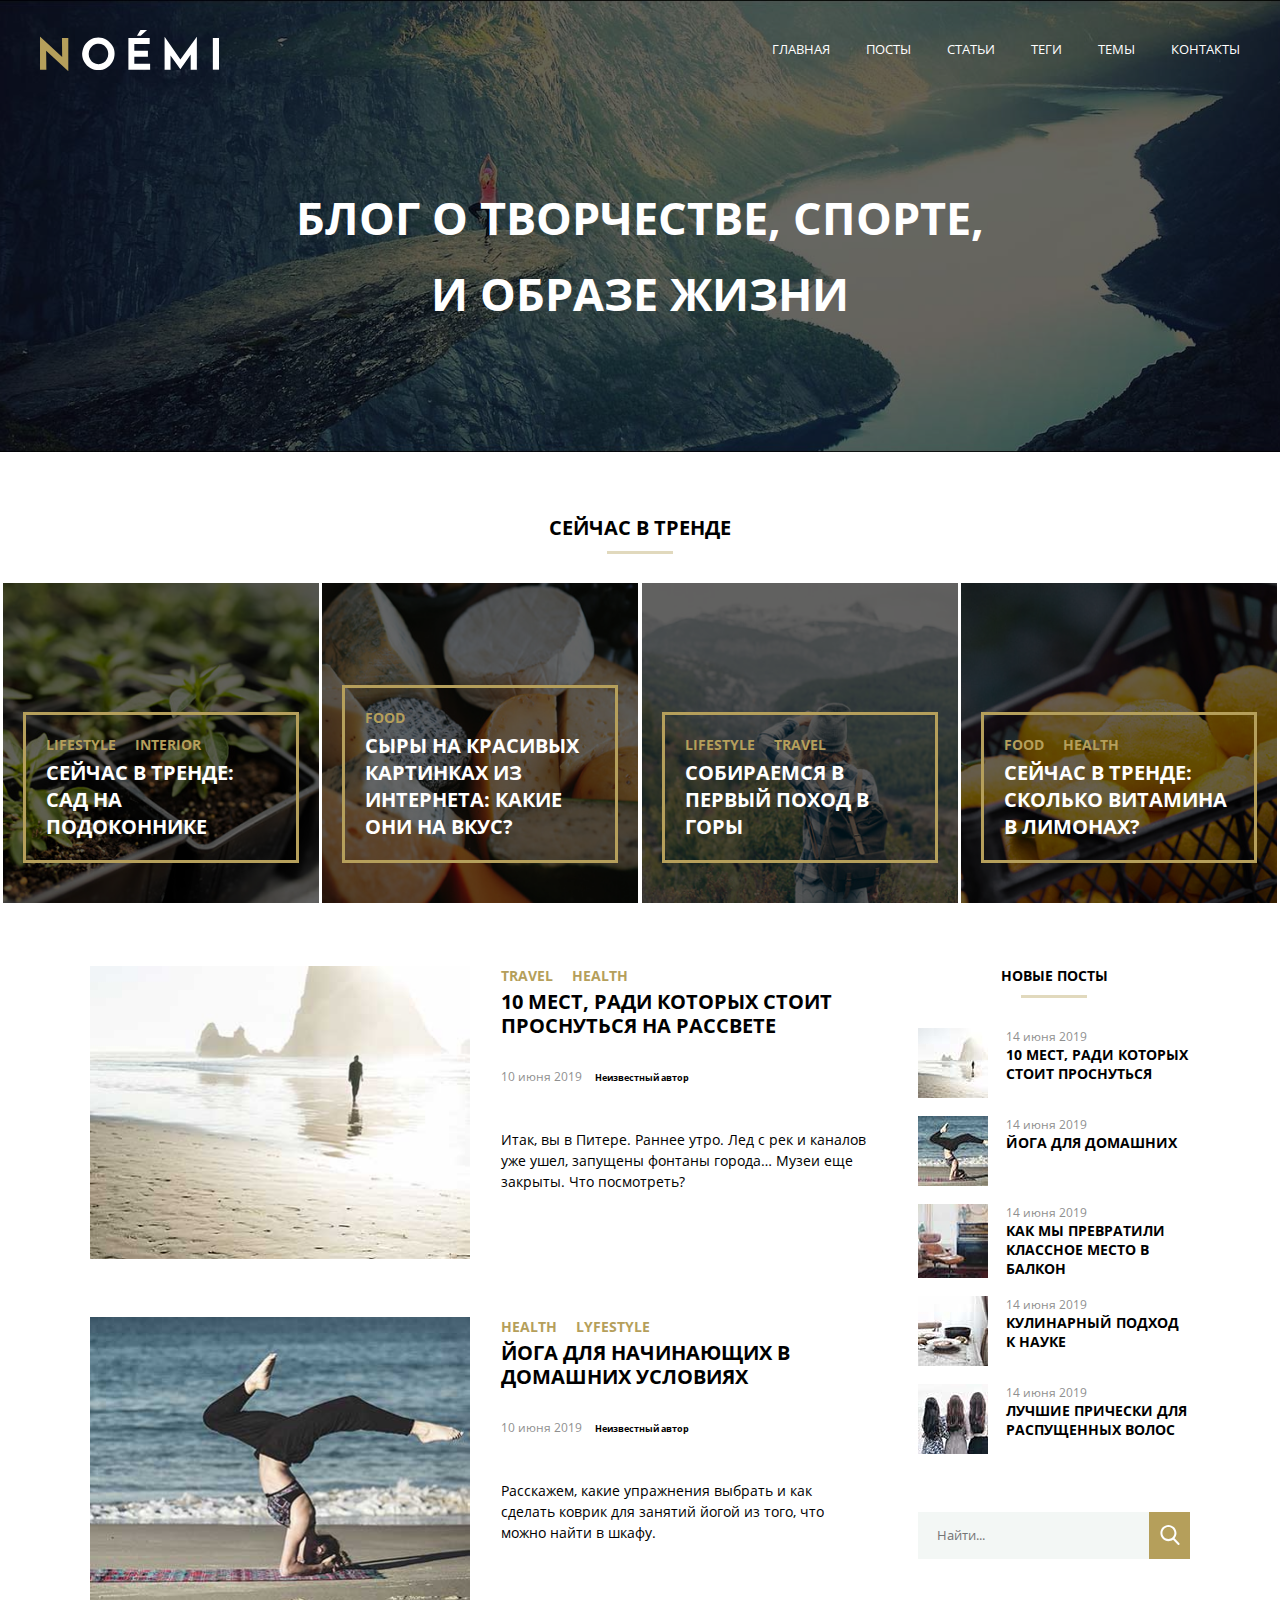
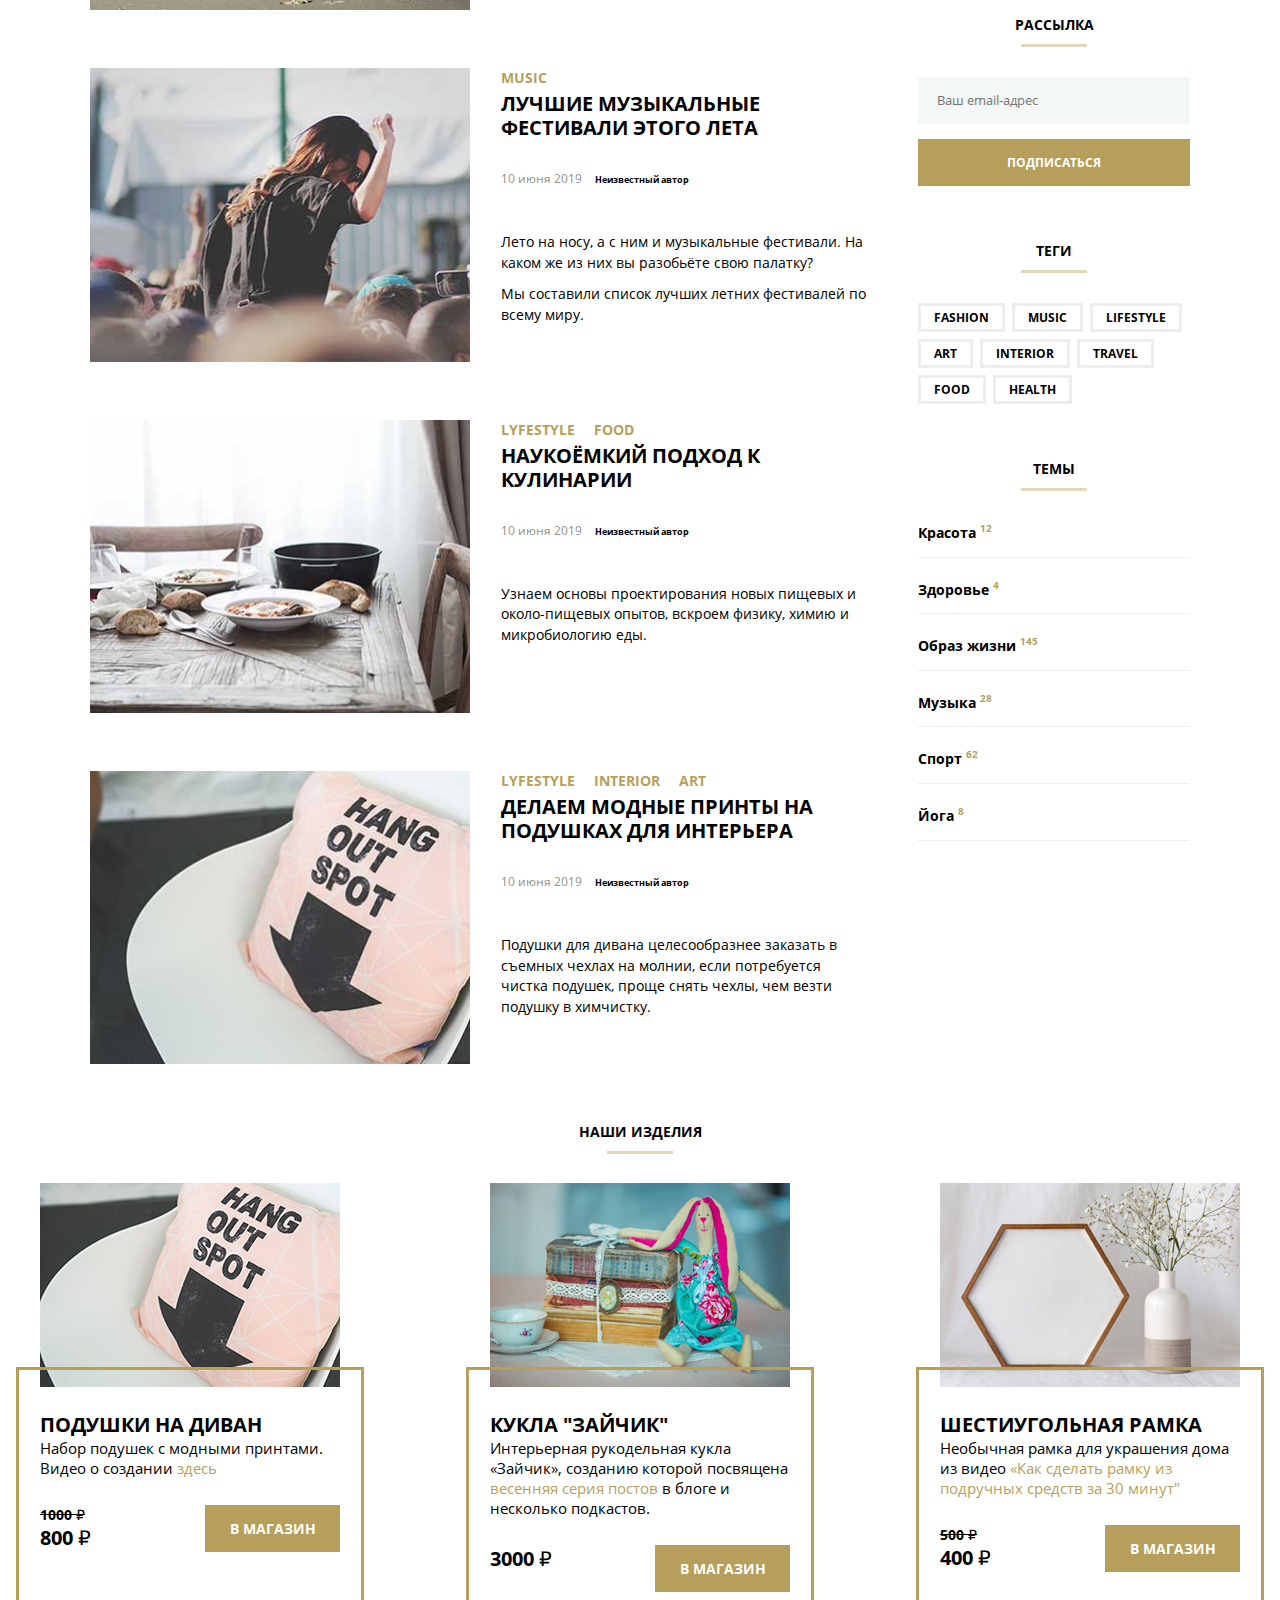
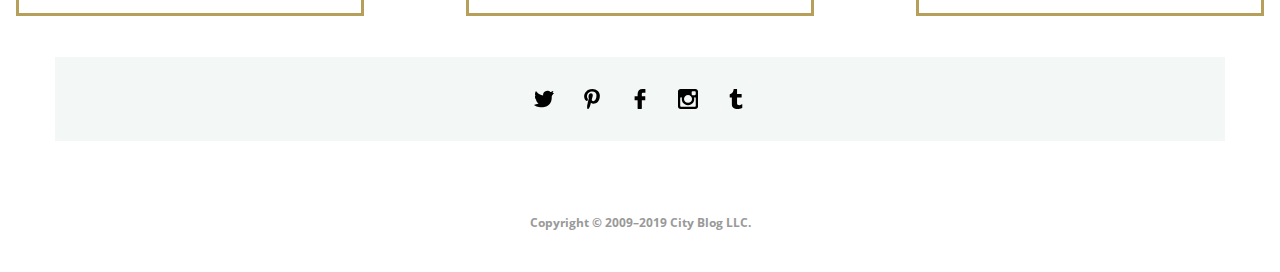
<file: 1. Fully adaptive site_NOEMI/index.html>
<!DOCTYPE html>
<html lang="en">

<head>
  <meta charset="UTF-8">
  <meta http-equiv="X-UA-Compatible" content="IE=edge">
  <meta name="viewport" content="width=device-width, initial-scale=1.0">
  <title>MQ diploma</title>
  <link rel="stylesheet" href="css/style.css">
</head>

<body>
  <div class="popup popup-hidden">
    <form class="popup-form">
      <h3 class="form-heading">Ваш фидбек</h3>
      <div class="form-row">
        <label class="form-group">
          <span class="form-hint">Как часто вы заходите на сайт?</span>  
          <select class="frequency">
            <option class="frequency-option" value="everyday" selected>Почти каждый день</option>
            <option class="frequency-option" value="rarely">Редко</option>
            <option class="frequency-option" value="never">Никогда</option>
          </select>
        </label>
      </div>
      <div class="form-row">
        <span class="form-hint">Вы подписаны на e-mail рассылку?</span>
        <label class="form-group-radio">
          <input type="radio" class="radio" name="radio-group">
          <span class="radio-text">Да</span>
        </label>
        <label class="form-group-radio">
          <input type="radio" class="radio" name="radio-group">
          <span class="radio-text">Нет</span>
        </label>
      </div>
      <div class="form-row">
        <label class="form-group">
          <span class="form-hint">
          Расскажите, какой контент вы хотели бы видеть на нашем сайте?
          </span>
          <textarea class="textarea" placeholder="Может, больше рецептов?" required></textarea>
        </label> 
      </div>
      <div class="form-row">
        <button class="form-button" type="submit">
          <span class="form-button-hint">Отправить</span>
        </button>
      </div>
      <button class="popup-close" type="button">
        <span class="close-button-hint">Закрыть</span> 
      </button>
    </form>
  </div>
  
  <header class="header">
    <div class="header-container">
      <a class="header-logo-link" href="#0">
        <img src="svg/noemi-logo.svg" class="header-logo" alt="logo">
      </a>
      <nav class="menu">
        <div class="menu-hidden">
          <span class="menu-hidden-label"></span>
        </div>  
        <ul class="menu-list">
          <li class="menu-list-item">
            <a class="menu-list-link" href="#0">Главная</a>
          </li>
          <li class="menu-list-item">
            <a class="menu-list-link" href="#0">Посты</a>
          </li>
          <li class="menu-list-item">
            <a class="menu-list-link" href="#0">Статьи</a>
          </li>
          <li class="menu-list-item">
            <a class="menu-list-link" href="#0">Теги</a>
          </li>
          <li class="menu-list-item">
            <a class="menu-list-link" href="#0">Темы</a>
          </li>
          <li class="menu-list-item">
            <a class="menu-list-link" href="#0">Контакты</a>
          </li>
        </ul>
      </nav>
    </div>
    <h1 class="header-title">Блог о творчестве, спорте, и образе жизни</h1>
  </header>
  
  <h3 class="trend-title">Сейчас в тренде</h3>
  <section class="trend-section">
    <div class="trend-container">
      <div class="trend-content">
        <ul class="trend-tag">
          <li>
            <a class="trend-tag-link" href="#0">lifestyle</a>
          </li>
          <li>
            <a class="trend-tag-link" href="#0">interior</a>
          </li>
        </ul>
        <h3 class="trend-header">Сейчас в тренде: сад на подоконнике</h3>
      </div>
    </div>
    <div class="trend-container">
      <div class="trend-content">
        <ul class="trend-tag">
          <li>
            <a class="trend-tag-link" href="#0">food</a>
          </li>
        </ul>
        <h3 class="trend-header">сыры на красивых картинках из интернета: какие они на вкус?</h3>
      </div>
    </div>
    <div class="trend-container">
      <div class="trend-content">
        <ul class="trend-tag">
          <li>
            <a class="trend-tag-link" href="#0">lifestyle</a>
          </li>
          <li>
            <a class="trend-tag-link" href="#0">travel</a>
          </li>
        </ul>
        <h3 class="trend-header">Собираемся в первый поход в горы</h3>
      </div>
    </div>
    <div class="trend-container">
      <div class="trend-content">
        <ul class="trend-tag">
          <li>
            <a class="trend-tag-link" href="#0">food</a>
          </li>
          <li>
            <a class="trend-tag-link" href="#0">health</a>
          </li>
        </ul>
        <h3 class="trend-header">Сейчас в тренде: сколько витамина в лимонах?</h3>
      </div>
    </div>
  </section>

  <div class="page-container">
    <main class="posts">
      <article class="post-container">
        <img class="post-image" src="images/last-post1.jpg"
          alt="фотография пляжа">
        <div class="post-content">
          <ul class="post-tag">
            <li>
              <a class="post-tag-link" href="#0">travel</a>
            </li>
            <li>
              <a class="post-tag-link" href="#0">health</a>
            </li>
          </ul>
          <h3 class="post-title"><a class="note-title-link" href="#0">10 мест, ради которых стоит проснуться на
              рассвете</a></h3>
          <div class="post-info">
            10 июня 2019
            <span class="post-author">Неизвестный автор</span>
          </div>
          <div class="post-text">
            Итак, вы в Питере. Раннее утро. Лед с рек и каналов уже ушел, запущены фонтаны города… Музеи еще закрыты.
            Что посмотреть?
          </div>
        </div>
      </article>
      <article class="post-container">
        <img class="post-image" src="images/last-post2.jpg"
          alt="йога">
        <div class="post-content">
          <ul class="post-tag">
            <li>
              <a class="post-tag-link" href="#0">health</a>
            </li>
            <li>
              <a class="post-tag-link" href="#0">lyfestyle</a>
            </li>
          </ul>
          <h3 class="post-title"><a class="note-title-link" href="#0">Йога для начинающих в домашних условиях</a></h3>
          <div class="post-info">
            10 июня 2019
            <span class="post-author">Неизвестный автор</span>
          </div>
          <div class="post-text">
            Расскажем, какие упражнения выбрать и как сделать коврик для занятий йогой из того, что можно найти в шкафу.
          </div>
        </div>
      </article>
      <article class="post-container">
        <img class="post-image" src="images/last-post3.jpg"
          alt="фестиваль">
        <div class="post-content">
          <ul class="post-tag">
            <li>
              <a class="post-tag-link" href="#0">music</a>
            </li>
          </ul>
          <h3 class="post-title"><a class="note-title-link" href="#0">лучшие музыкальные фестивали этого лета</a></h3>
          <div class="post-info">
            10 июня 2019
            <span class="post-author">Неизвестный автор</span>
          </div>
          <div class="post-text">
            <p>Лето на носу, а с ним и музыкальные фестивали. На каком же из них вы разобьёте свою палатку?</p>
            <p class="post-text-passage">Мы составили список лучших летних фестивалей по всему миру.</p>
          </div>
        </div>
      </article>
      <article class="post-container">
        <img class="post-image" src="images/last-post4.jpg"
          alt="полезный завтрак">
        <div class="post-content">
          <ul class="post-tag">
            <li>
              <a class="post-tag-link" href="#0">lyfestyle</a>
            </li>
            <li>
              <a class="post-tag-link" href="#0">food</a>
            </li>
          </ul>
          <h3 class="post-title"><a class="note-title-link" href="#0">Наукоёмкий подход к
              кулинарии</a></h3>
          <div class="post-info">
            10 июня 2019
            <span class="post-author">Неизвестный автор</span>
          </div>
          <div class="post-text">
            Узнаем основы проектирования новых пищевых и около-пищевых опытов, вскроем физику, химию и микробиологию
            еды.
          </div>
        </div>
      </article>
      <article class="post-container">
        <img class="post-image" src="images/last-post5.jpg"
          alt="подушка">
        <div class="post-content">
          <ul class="post-tag">
            <li>
              <a class="post-tag-link" href="#0">lyfestyle</a>
            </li>
            <li>
              <a class="post-tag-link" href="#0">interior</a>
            </li>
            <li>
              <a class="post-tag-link" href="#0">art</a>
            </li>
          </ul>
          <h3 class="post-title"><a class="note-title-link" href="#0">делаем модные принты на подушках для интерьера</a>
          </h3>
          <div class="post-info">
            10 июня 2019
            <span class="post-author">Неизвестный автор</span>
          </div>
          <div class="post-text">
            Подушки для дивана целесообразнее заказать в съемных чехлах на молнии, если потребуется чистка подушек,
            проще снять чехлы, чем везти подушку в химчистку.
          </div>
        </div>
      </article>
    </main>

    <aside class="aside-container">
      <h3 class="notes-title">Новые посты</h3>
      <section class="notes-section">
        <article class="note">
          <img class="note-image" src="images/2.jpg"
            alt="фотография пляжа">
          <div class="note-content">
            <div class="note-date">14 июня 2019</div>
            <h4 class="note-title"><a class="note-title-link" href="#0">10 мест, ради которых стоит проснуться</a></h4>
          </div>
        </article>
        <article class="note">
          <img class="note-image" src="images/151.jpg"
            alt="йога">
          <div class="note-content">
            <div class="note-date">14 июня 2019</div>
            <h4 class="note-title"><a class="note-title-link" href="#0">Йога для домашних</a></h4>
          </div>
        </article>
        <article class="note">
          <img class="note-image" src="images/45.jpg"
            alt="классное место">
          <div class="note-content">
            <div class="note-date">14 июня 2019</div>
            <h4 class="note-title"><a class="note-title-link" href="#0">Как мы превратили классное место в балкон</a>
            </h4>
          </div>
        </article>
        <article class="note">
          <img class="note-image" src="images/501.jpg"
            alt="полезный завтрак">
          <div class="note-content">
            <div class="note-date">14 июня 2019</div>
            <h4 class="note-title"><a class="note-title-link" href="#0">Кулинарный подход к науке</a></h4>
          </div>
        </article>
        <article class="note">
          <img class="note-image" src="images/7.jpg"
            alt="классные прически">
          <div class="note-content">
            <div class="note-date">14 июня 2019</div>
            <h4 class="note-title"><a class="note-title-link" href="#0">Лучшие прически для распущенных волос</a></h4>
          </div>
        </article>
      </section>

      <section class="search-section">
        <form class="search">
          <label class="search-field">
            <span class="hidden-hint">Поле поиска</span>
            <input type="text" class="search-input" placeholder="Найти...">
          </label>
          <button class="search-button">
            <span class="hidden-hint">Кнопка поиска</span>
          </button>
        </form>
      </section>

      <h3 class="notes-title">Рассылка</h3>
      <section class="subscription-section">
        <form class="email-form">
          <label class="email">
            <span class="hidden-hint">Поле рассылки</span>
            <input type="email" class="email-input" placeholder="Ваш email-адрес" required>
          </label>
          <button class="email-button">
            <span class="email-button-hint">Подписаться</span>
          </button>
        </form>
      </section>

      <h3 class="notes-title">Теги</h3>
      <section class="tags-section">
        <ul class="tags">
          <li class="tag-unit">
            <a class="tag-unit-link" href="#0">fashion</a>
          </li>
          <li class="tag-unit">
            <a class="tag-unit-link" href="#0">music</a>
          </li>
          <li class="tag-unit">
            <a class="tag-unit-link" href="#0">lifestyle</a>
          </li>
          <li class="tag-unit">
            <a class="tag-unit-link" href="#0">art</a>
          </li>
          <li class="tag-unit">
            <a class="tag-unit-link" href="#0">interior</a>
          </li>
          <li class="tag-unit">
            <a class="tag-unit-link" href="#0">travel</a>
          </li>
          <li class="tag-unit">
            <a class="tag-unit-link" href="#0">food</a>
          </li>
          <li class="tag-unit">
            <a class="tag-unit-link" href="#0">health</a>
          </li>
        </ul>
      </section>

      <h3 class="notes-title">Темы</h3>
      <section class="topics-section">
        <ul class="topics">
          <li class="topic-unit">
            <a class="topic-unit-link" href="#0">Красота</a>
            <span class="topic-unit-sup">12</span>
          </li>
          <li class="topic-unit">
            <a class="topic-unit-link" href="#0">Здоровье</a>
            <span class="topic-unit-sup">4</span>
          </li>
          <li class="topic-unit">
            <a class="topic-unit-link" href="#0">Образ жизни</a>
            <span class="topic-unit-sup">145</span>
          </li>
          <li class="topic-unit">
            <a class="topic-unit-link" href="#0">Музыка</a>
            <span class="topic-unit-sup">28</span>
          </li>
          <li class="topic-unit">
            <a class="topic-unit-link" href="#0">Спорт</a>
            <span class="topic-unit-sup">62</span>
          </li>
          <li class="topic-unit">
            <a class="topic-unit-link" href="#0">Йога</a>
            <span class="topic-unit-sup">8</span>
          </li>
        </ul>
      </section>
    </aside>
  </div>

  <h3 class="products-header">Наши изделия</h3>
  <div class="products">
    <article class="product">
      <picture class="product-imgbox">
        <source srcset="images/shop-item-desk1.jpg" media="(min-width: 1200px)">
        <source srcset="images/shop-item-tablet1.jpg" media="(min-width: 641px)">
        <source srcset="images/shop-item-mobile1.jpg" media="(max-width: 640px)">
        <img class="product-img" src="images/shop-item-desk1.jpg" alt="Подушка">
      </picture>
      <div class="product-content">
        <h3 class="product-heading">
          Подушки на диван
        </h3>
        <div class="product-description">
          <p>
            Набор подушек с модными принтами. Видео о создании <a class="product-description-link" href="#0">здесь</a>
          </p>
        </div>
        <footer class="product-footer">
          <div class="product-prices">
            <span class="product-price product-price-old">
              <span class="product-price-value">1000</span>
              <span class="product-price-currency">₽</span>
            </span>
            <span class="product-price">
              <span class="product-price-value">800</span>
              <span class="product-price-currency">₽</span>
            </span>
          </div>
          <button class="product-button" type="button">В магазин</button>
        </footer>
      </div>
    </article>
    <article class="product">
      <picture class="product-imgbox">
        <source srcset="images/shop-item-desk2.jpg" media="(min-width: 1200px)">
        <source srcset="images/shop-item-tablet2.jpg" media="(min-width: 641px)">
        <source srcset="images/shop-item-mobile2.jpg" media="(max-width: 640px)">
        <img class="product-img" src="images/shop-item-desk2.jpg" alt="Зайка">
      </picture>
      <div class="product-content">
        <h3 class="product-heading">
          Кукла "Зайчик"
        </h3>
        <div class="product-description">
          <p>
            Интерьерная рукодельная кукла «Зайчик», созданию которой посвящена <a class="product-description-link"
              href="#0">весенняя серия постов</a> в блоге и несколько подкастов.
          </p>
        </div>
        <footer class="product-footer">
          <div class="product-prices">
            <span class="product-price">
              <span class="product-price-value">3000</span>
              <span class="product-price-currency">₽</span>
            </span>
          </div>
          <button class="product-button" type="button">В магазин</button>
        </footer>
      </div>
    </article>
    <article class="product">
      <picture class="product-imgbox">
        <source srcset="images/shop-item-desk3.jpg" media="(min-width: 1200px)">
        <source srcset="images/shop-item-tablet3.jpg" media="(min-width: 641px)">
        <source srcset="images/shop-item-mobile3.jpg" media="(max-width: 640px)">
        <img class="product-img" src="images/shop-item-desk3.jpg" alt="рамка">
      </picture>
      <div class="product-content">
        <h3 class="product-heading">
          Шестиугольная рамка
        </h3>
        <div class="product-description">
          <p>
            Необычная рамка для украшения дома из видео <a class="product-description-link" href="#0"> «Как сделать рамку из
              подручных средств за 30 минут"</a>
          </p>
        </div>
        <footer class="product-footer">
          <div class="product-prices">
            <span class="product-price product-price-old">
              <span class="product-price-value">500</span>
              <span class="product-price-currency">₽</span>
            </span>
            <span class="product-price">
              <span class="product-price-value">400</span>
              <span class="product-price-currency">₽</span>
            </span>
          </div>
          <button class="product-button" type="button">В магазин</button>
        </footer>
      </div>
    </article>
  </div>

  <footer class="footer">
    <ul class="social-list">
      <li class="social-unit">
        <a href="twitter" class="social-icon social-icon-twitter">
          <span class="hidden-hint">Профиль компании в Твиттере</span>
        </a>
      </li>
      <li class="social-unit">
        <a href="pinterest" class="social-icon social-icon-pinterest">
          <span class="hidden-hint">Профиль компании в Пинтерест</span>
        </a>
      </li>
      <li class="social-unit">
        <a href="facebook" class="social-icon social-icon-facebook">
          <span class="hidden-hint">Профиль компании в Фейсбук</span>
        </a>
      </li>
      <li class="social-unit">
        <a href="instagram" class="social-icon social-icon-instagram">
          <span class="hidden-hint">Профиль компании в Инстаграм</span>
        </a>
      </li>
      <li class="social-unit">
        <a href="tumblr" class="social-icon social-icon-tumblr">
          <span class="hidden-hint">Профиль компании в Телеграм</span>
        </a>
      </li>
    </ul>
    <div class="copyright">
      <a class="copyright-unit-link" href="#0">
        <span>Copyright © 2009–2019 City Blog LLC.</span> 
      </a>  
    </div>
  </footer>
</body>

</html>
</file>
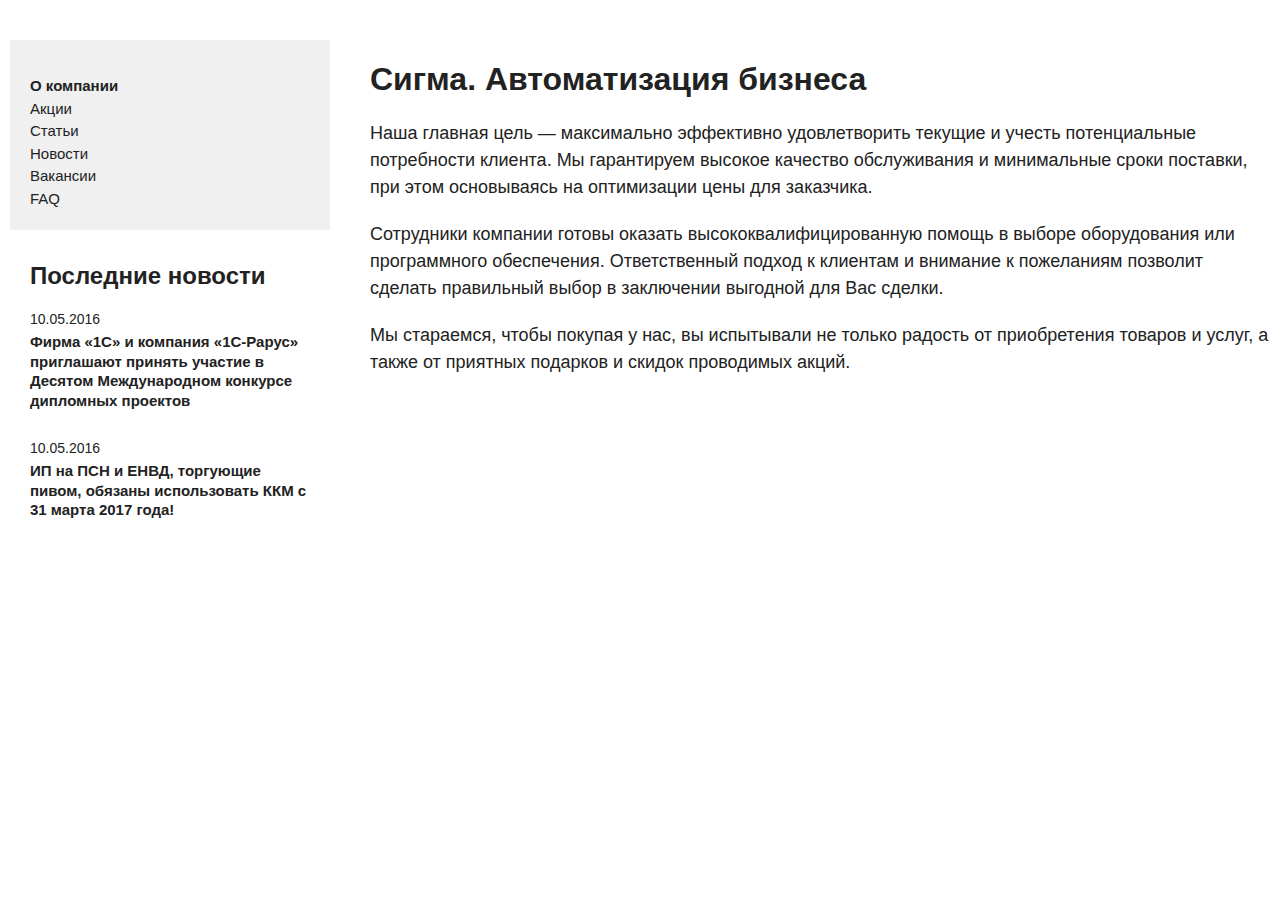
<file: 4. Adaptive elements_about_media requests/index.html>
<!DOCTYPE html>
<html lang="en">

<head>
    <meta charset="UTF-8">
    <meta http-equiv="X-UA-Compatible" content="IE=edge">
    <meta name="viewport" content="width=device-width, initial-scale=1.0">
    <title>Adaptive elements</title>
    <link rel="stylesheet" href="css/style.css">
</head>

<div class="page">
    <main class="content">
        <h1>Сигма. Автоматизация бизнеса</h1>
        <p>Наша главная цель — максимально эффективно удовлетворить текущие и учесть потенциальные потребности клиента.
            Мы гарантируем высокое качество обслуживания и минимальные сроки поставки, при этом основываясь на
            оптимизации цены для заказчика. </p>
        <p>Сотрудники компании готовы оказать высококвалифицированную помощь в выборе оборудования или программного
            обеспечения. Ответственный подход к клиентам и внимание к пожеланиям позволит сделать правильный выбор в
            заключении выгодной для Вас сделки.</p>
        <p>Мы стараемся, чтобы покупая у нас, вы испытывали не только радость от приобретения товаров и услуг, а также
            от приятных подарков и скидок проводимых акций.</p>
    </main>
    <aside class="aside">
        <nav class="aside__group aside__menu menu">
            <ul class="menu__list">
                <li class="menu__item menu__item_active"><span>О компании</span></li>
                <li class="menu__item"><a href="#0">Акции</a></li>
                <li class="menu__item"><a href="#0">Статьи</a></li>
                <li class="menu__item"><a href="#0">Новости</a></li>
                <li class="menu__item"><a href="#0">Вакансии</a></li>
                <li class="menu__item"><a href="#0">FAQ</a></li>
            </ul>
        </nav>
        <section class="aside__group">
            <h3 class="title aside__title">Последние новости</h3>
            <div class="aside__group-content">
                <article class="post">
                    <span class="post__date">10.05.2016</span>
                    <h4 class="title post__title">Фирма «1С» и компания «1С-Рарус» приглашают принять участие в Десятом
                        Международном конкурсе дипломных проектов</h4>
                </article>
                <article class="post">
                    <span class="post__date">10.05.2016</span>
                    <h4 class="title post__title">ИП на ПСН и ЕНВД, торгующие пивом, обязаны использовать ККМ с 31 марта
                        2017 года!</h4>
                </article>
            </div>
        </section>
    </aside>
</div>
</file>
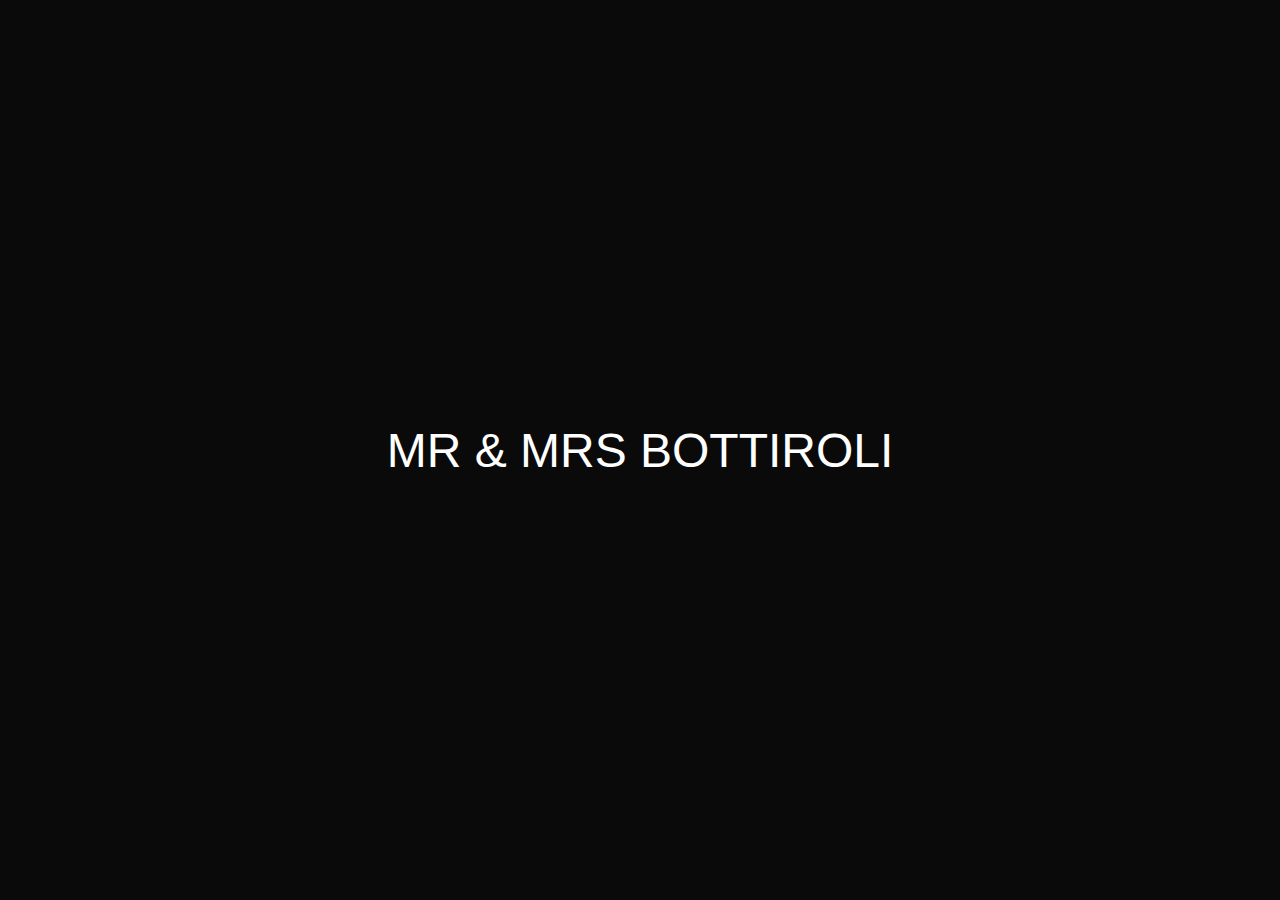
<file: 6. Adaptive elements_site stub_media, portrait and landscape orientation/index.html>
<!DOCTYPE html>
<html lang="en">

<head>
    <meta charset="UTF-8">
    <meta http-equiv="X-UA-Compatible" content="IE=edge">
    <meta name="viewport" content="width=device-width, initial-scale=1.0">
    <title>Adaptive elements</title>
    <link rel="stylesheet" href="css/style.css">
</head>

<div class="home">
	<div class="container">
		<span class="home__text">MR & MRS Bottiroli</span>
	</div>
</div>
</file>
<file: 1. Fully adaptive site_NOEMI/css/style.css>
* {
  padding: 0;
  margin: 0;
}

@font-face {
  font-family: Open Sans-Regular;
  src: url("../fonts/OpenSans-Regular.ttf");
}

@font-face {
  font-family: Open Sans-Bold;
  src: url("../fonts/OpenSans-Bold.ttf");
}

.form-heading {
  font-family: Open Sans-Bold, Arial, sans-serif;
  font-size: 1.25em;
  text-transform: uppercase;
  text-align: center;
}

.form-heading::after {
  content: "";
  display: block;
  box-sizing: border-box;
  border-bottom: solid 3px;
  border-color: #e1d9bd;
  width: 66px;
  padding-top: 10px;
  margin-left: auto;
  margin-right: auto;
}

.popup {
  position: fixed;
  background: rgba(0, 0, 0, 0.5);
  width: 100vw;
  height: 100vh;
  z-index: 1;
  
  display: flex;
  justify-content: center;
  align-items: center;
}

.popup-hidden {
  display: none;
}

.popup-form {
  position: relative;
  background: white;
  max-width: 390px;
  padding: 53px 29px;
}

.form-row {
  box-sizing: border-box;
  width: 100%;
  margin-top: 32px;
}

.form-hint {
  display: block;
  font-family: Open Sans-Regular, Arial, sans-serif;
	font-size: 0.8em;
	margin-bottom: 10px;
}

.frequency {
  box-sizing: border-box;
	background-color: #f3f7f5;
  border: none;
  width: 100%;
  padding: 15px 20px;
  font-family: inherit;
  font-family: Open Sans-Regular, Arial, sans-serif;
	font-size: 0.8em;
  -webkit-appearance: none;
  -moz-appearance: none;

  background-image: url("../svg/form-arrows.svg");
  background-repeat: no-repeat;
  background-position: right 5px center;
  background-size: 10px;
}

.radio-text {
  font-family: Open Sans-Regular, Arial, sans-serif;
  font-size: 0.8em;
}

.radio-text::before {
  content: "";
  display: inline-block;
  width: 16px;
  height: 16px;
  background-image: url("../svg/form-empty-circle.svg");
  background-repeat: no-repeat;
  background-position: center center;
  background-size: 16px;
  vertical-align: middle;
  margin-right: 4px;
}

.form-group-radio {
  display: inline-block;
  font-size: 16px;
}

.form-group-radio:nth-of-type(n+2) {
  margin-left: 12px;
}

.radio:checked ~ .radio-text::before {
  background-image: url("../svg/form-circle.svg");
}

.radio {
  position: absolute;
  clip: rect(1px, 1px, 1px, 1px);
  height: 1px;
  width: 1px;
}

.textarea {
  font-family: Open Sans-Regular, Arial, sans-serif;
  font-size: 0.8em;
  box-sizing: border-box;
  background-color: #f3f7f5;
  border: none;
  width: 100%;
	min-height: 127px;
  padding-left: 15px;
  padding-top: 15px;
}

.form-row:last-of-type {
  margin-top: 25px;
}

.form-button {
  display: inline-block;
  height: 47px;
  border: none;
  width: 100%;
  background-color: #b59f5b;
}

.form-button-hint {
  font-family: Open Sans-Bold, Arial, sans-serif;
  font-size: 0.87em;
  text-transform: uppercase;
  color: #ffffff;
}

.popup-close {
  position: absolute;
  top: -25px;
  right: 0;
  display: inline-block;
  border: none;
  background-image: url("../svg/form-x.svg");
  background-repeat: no-repeat;
  background-position: center center;
  background-size: 20px;
  width: 20px;
  height: 20px;
  background-color: transparent;
}

.close-button-hint {
  visibility: hidden;
}

.header {
  background-image: url(../images/banner-bg.jpg);
  background-repeat: no-repeat;
  background-size: cover;
  background-position: center;
  background-color: #000000;
  
  position: relative;
  z-index: 0;

  padding-bottom: 120px;
}

.header::after {
  content: "";
  position: absolute;
  top: 0;
  right: 0;
  bottom: 0;
  left: 0;
  background-color: #000000;
  opacity: 0.6;
  
  z-index: -1;
}

.header-container {
  display: flex;
  flex-direction: row;
  justify-content: space-between;
  max-width: 1200px;
  margin-left: auto;
  margin-right: auto;
}

.header-logo {
  padding-top: 30px;
  width: 179px;
}

.menu-hidden {
  display: none;
}

.menu-list {
  display: flex;
  flex-direction: row;
  justify-content: space-between;
  
  padding-top: 40px;
  gap: 36px;
  
  font-family: Open Sans-Regular, Arial, sans-serif;
  text-transform: uppercase;
  list-style-type: none;
  font-size: 0.8em;
  font-weight: 400;
}

.menu-list-link {
  text-decoration: none;
  color: #ffffff;
}

.header-title {
  font-family: Open Sans-Bold, Arial, sans-serif;
  font-size: 2.8em;
  line-height: 1.7;
  color: #ffffff;
  
  max-width: 690px;
  text-transform: uppercase;
  text-align: center;
  
  margin-top: 105px;
  margin-left: auto;
  margin-right: auto;
}

.trend-title {
  font-family: Open Sans-Bold, Arial, sans-serif;
  font-size: 1.25em;
  text-transform: uppercase;
  text-align: center;
  margin-top: 62px;
}

.trend-title::after {
  content: "";
  display: block;
  box-sizing: border-box;
  border-bottom: solid 3px;
  border-color: #e1d9bd;
  width: 66px;
  padding-top: 10px;
  margin-left: auto;
  margin-right: auto;
}

.trend-section {
  display: flex;
  justify-content: space-evenly;
  max-width: 100vw;

  margin-top: 29px; 
  margin-bottom: 63px;
  margin-left: auto;
  margin-right: auto;
}

.trend-container {
  background-repeat: no-repeat;
  background-size: cover;
  background-position: center;
  background-color: #000000;
  box-sizing: border-box;

  display: flex;
  flex-direction: column;
  justify-content: flex-end;
  flex-basis: 24.7%;
  min-height: 320px;
  padding-bottom: 40px;
  padding-left: 20px;
  padding-right: 20px;
  position: relative;
  z-index: 0;
}

.trend-container::after {
  content: "";
  position: absolute;
  top: 0;
  right: 0;
  bottom: 0;
  left: 0;
  background-color: #000000;
  opacity: 0.6;
  
  z-index: -1;
}

.trend-container:nth-child(1) {
  background-image: url(../images/trend1.jpg);
}

.trend-container:nth-child(2) {
  background-image: url(../images/trend2.jpg);
}

.trend-container:nth-child(3) {
  background-image: url(../images/trend3.jpg);
}

.trend-container:nth-child(4) {
  background-image: url(../images/trend4.jpg);
}

.trend-content {
  border: 3px solid #b59f5b;
  padding: 20px;
}

.trend-tag {
  display: flex;
  flex-direction: row;
  flex-wrap: wrap;
  
  font-family: Open Sans-Bold, Arial, sans-serif;
  text-transform: uppercase;
  list-style-type: none;
  font-size: 0.87em;
}

.trend-tag-link {
  text-decoration: none;
  color: #b59f5b;
  margin-right: 19px;
}

.trend-header {
  font-family: Open Sans-Bold, Arial, sans-serif;
  text-transform: uppercase;
  font-size: 1.25em;
  color: #ffffff;

  max-width: 287px;
  margin-top: 5px;
}

.page-container {
  display: flex;
  justify-content: space-evenly;
  max-width: 1200px;
  margin-top: 60px;
  margin-left: auto;
  margin-right: auto;
}

.post-container {
  display: flex;
  justify-content: space-between;
  margin-bottom: 58px;
  flex-grow: 1;
}

.post-image {
  width: 100%;
  max-width: 380px;
  margin-right: 31px;
}

.post-content {
  width: 367px;
}

.post-tag {
  display: flex;
  flex-direction: row;
  flex-wrap: wrap;
  
  font-family: Open Sans-Bold, Arial, sans-serif;
  text-transform: uppercase;
  list-style-type: none;
  font-size: 0.87em;
}

.post-tag-link {
  text-decoration: none;
  color: #b59f5b;
  margin-right: 19px;
}

.post-title {
  font-family: Open Sans-Bold, Arial, sans-serif;
  font-size: 1.25em;
  line-height: 1.2;
  text-transform: uppercase;
  color: #0f0d0e;
  
  margin-top: 5px; 
  margin-bottom: 30px;
}

.post-text {
  font-family: Open Sans-Regular, Arial, sans-serif;
  font-size: 0.9em;
  line-height: 1.45;
}

.post-text-passage {
  margin-top: 10px;
}

.post-info {
  font-family: Open Sans-Regular, Arial, sans-serif;
  font-size: 0.75em;
  color: #8f8f8f;
  margin-bottom: 45px;
}

.post-author {
  font-family: Open Sans-Bold, Arial, sans-serif;
  font-size: 0.75em;
  color: #000000;
  margin-left: 10px;
}

.aside-container {
  width: 272px;
}

.notes-title {
  font-family: Open Sans-Bold, Arial, sans-serif;
  font-size: 0.87em;
  text-transform: uppercase;
  text-align: center;
}

.notes-title::after {
  content: "";
  display: block;
  box-sizing: border-box;
  border-bottom: solid 3px;
  border-color: #e1d9bd;
  width: 66px;
  padding-top: 10px;
  margin-left: auto;
  margin-right: auto;
}

.notes-section {
  display: flex;
  flex-direction: column;
  align-items: center;
  justify-content: space-between; 
  margin-top: 30px;
}

.note {
  display: flex;
  width: 100%;
  margin-bottom: 18px;
}

.note-image {
  width: 70px;
  margin-right: 18px;
}

.note-content {
  width: 182px;
}

.note-date {
  font-family: Open Sans-Regular, Arial, sans-serif;
  font-size: 0.75em;
  color: #8f8f8f;
}

.note-title {
  font-family: Open Sans-Bold, Arial, sans-serif;
  font-size: 0.87em;
  text-transform: uppercase;
}

.note-title-link, .tag-unit-link, .topic-unit-link {
  text-decoration: none;
  color: #000000;
}

.search-section {
  margin-top: 40px;
  margin-bottom: 56px;
  width: 100%;
}

.search {
  display: flex;
  flex-wrap: nowrap;
  width: 100%;
}

.search-field {
  flex-grow: 2;
}

.search-input {
  display: inline-block;
  background-color: #f3f7f5;
  border: none;
  
  font-family: Open Sans-Regular, Arial, sans-serif;
  font-size: 0.8em;
  height: 47px;
  padding-left: 19px;
  padding-right: 10px;
  width: calc(100% - 29px);
}

.search-button {
  display: inline-block;
  height: 47px;
  width: 15%;
  background-position: center center;
  background-size: 20px;
  border: none;
  
  background-image: url("../svg/search.svg");
  background-color: #b59f5b;
  background-repeat: no-repeat;
}

.hidden-hint {
  position: absolute;
  width: 1px;
  height: 1px;
  clip: rect(1px, 1px, 1px, 1px);
  overflow: hidden;
}

.subscription-section {
  margin-bottom: 55px;
  margin-top: 30px;
}

.email-input {
  display: inline-block;
  background-color: #f3f7f5;
  border: none;
  
  font-family: Open Sans-Regular, Arial, sans-serif;
  font-size: 0.8em;
  
  height: 47px;
  width: 253px;

  padding-left: 19px;
  margin-bottom: 15px;
}

.email-button {
  display: inline-block;
  height: 47px;
  border: none;
  width: 100%;
  background-color: #b59f5b;
}

.email-button-hint {
  font-family: Open Sans-Bold, Arial, sans-serif;
  font-size: 0.87em;
  text-transform: uppercase;
  color: #ffffff;
}

.tags-section {
  margin-bottom: 55px;
  margin-top: 30px;
}

.tags {
  display: flex;
  flex-wrap: wrap;
  align-content: flex-start;
  row-gap: 7px;
  width: 100%;
}

.tag-unit {
  font-family: Open Sans-Bold, Arial, sans-serif;
  text-transform: uppercase;
  list-style-type: none;
  font-size: 0.75em;
  
  padding: 3px 13px 3px 13px;
  margin-right: 7px;
  border: solid 3px;
  border-color: #ededed
}

.topics-section {
  margin-top: 30px;
}

.topic-unit {
  font-family: Open Sans-Bold, Arial, sans-serif;
  list-style-type: none;
  font-size: 0.87em;
  
  padding-bottom: 15px;
  border-bottom: solid 1px;
  border-color: #ededed;
}

.topic-unit:nth-child(n+2) {
  padding-top: 20px;
}

.topic-unit-sup {
  font-family: inherit;
  color: #b59f5b;
  vertical-align: super;
  font-size: 0.75em;
}

.products-header {
  font-family: Open Sans-Bold, Arial, sans-serif;
  font-size: 0.87em;
  text-transform: uppercase;
  text-align: center;
}

.products-header::after {
  content: "";
  display: block;
  box-sizing: border-box;
  border-bottom: solid 3px;
  border-color: #e1d9bd;
  width: 66px;
  padding-top: 10px;
  margin-left: auto;
  margin-right: auto;
}

.products {
  display: flex;
  justify-content: space-between;
  max-width: 1200px;

  margin-top: 29px; 
  margin-bottom: 65px;
  margin-left: auto;
  margin-right: auto;
  padding-left: 35px;
  padding-right: 35px;
}

.product {
  display: flex;
  flex-direction: column;
  width: 25%;
}

.product-img {
  max-width: 100%;
}

.product-content {
  outline: 3px solid #b59f5b;
  outline-offset: 21px;
  padding-top: 20px;
  flex-grow: 1;
}

.product-footer {
  display: flex;
  justify-content: space-between;
  margin-top: 27px;
}

.product-heading {
  font-family: Open Sans-Bold, Arial, sans-serif;
  text-transform: uppercase;
  font-size: 1.25em;
}

.product-description {
  font-family: Open Sans-Regular, Arial, sans-serif;
  font-size: 0.93em;
}

.product-description-link {
  text-decoration: none;
  color: #b59f5b;
}

.product-prices {
  display: flex;
  flex-direction: column;
}

.product-price {
  font-family: Open Sans-Bold, Arial, sans-serif;
  font-size: 1.25em;
}

.product-price-old {
  font-family: Open Sans-Bold, Arial, sans-serif;
  font-size: 0.87em;
  text-decoration-line: line-through;
}

.product-button {
  display: inline-block;
  height: 47px;
  border: none;
  width: 45%;
  background-color: #b59f5b;

  font-family: Open Sans-Bold, Arial, sans-serif;
  font-size: 14px;
  text-transform: uppercase;
  color: #ffffff;
}

.footer {
  display: flex;
  flex-direction: column;
  align-items: center;
  justify-content: center;
  max-width: 1170px;
  margin-left: auto;
  margin-right: auto;
}

.social-list {
  display: flex;
  justify-content: center;
  gap: 28px;
  background-color: #f3f7f5;
  padding-top: 30px;
  padding-bottom: 25px;
  width: 100%;
}

.social-unit {
  list-style-type: none;
}

.social-icon {
  display: inline-block;
  width: 20px;
  height: 25px;
  background-repeat: no-repeat;
  background-size: 25px;
  background-position: center;
}

.social-icon-twitter {
  background-image: url("../svg/004-twitter.svg");
  background-repeat: no-repeat;
  background-size: 20px;
}

.social-icon-pinterest {
  background-image: url("../svg/001-pinterest.svg"); 
  background-repeat: no-repeat;
  background-size: 20px;
}

.social-icon-facebook {
  background-image: url("../svg/002-facebook-logo.svg"); 
  background-repeat: no-repeat;
  background-size: 20px;
}

.social-icon-instagram {
  background-image: url("../svg/005-instagram.svg"); 
  background-repeat: no-repeat;
  background-size: 20px;
}

.social-icon-tumblr {
  background-image: url("../svg/003-tumblr.svg"); 
  background-repeat: no-repeat;
  background-size: 20px;
}

.copyright {
  font-family: Open Sans-Bold, Arial, sans-serif;
  color: #b2b2b2;
  font-size: 0.75em;
  margin-top: 73px;
  margin-bottom: 41px; 
}

.copyright-unit-link {
  text-decoration: none;
  color: #999999;
}

@media (min-width: 641px) and (max-width: 1200px) {
  
  .popup-close {
    top: -40px;
    background-size: 30px;
    width: 30px;
    height: 30px;
  }
  
  .header {
    background-image: url(../images/banner-bg-tablet.jpg);
    min-height: 395px;
  }

  .header-title {
    font-size: 2.5em;
    margin-top: 80px;
  }

  .header-logo {
    padding-left: 34px;
    padding-top: 50px;
    width: 160px;
  }

  .menu-hidden {
    position: relative;
    width: 23px;
    height: 20px;
    display: block;
    margin-right: 35px;
    margin-top: 55px;
  }

  .menu-hidden-label, .menu-hidden::before, .menu-hidden::after {
    height: 3px;
    width: 100%;
    position: absolute;
    background: #ffffff;
  }

  .menu-hidden::after, .menu-hidden::before {
    content: "";
  }

  .menu-hidden-label {
    top: 10px;
  }

  .menu-hidden::before {
    top: 3px;
  }

  .menu-hidden::after {
    top: 17px;
  }
  
  .menu-list {
    display: none;
  }

  .trend-title {
    margin-top: 45px;
  }

  .trend-section {
    flex-wrap: wrap;
    gap: 2px;
    margin-top: 20px;
  }

  .trend-container {
    flex-basis: 49.5%;
    min-height: 247px;
  }

  .trend-header, .products-header {
    font-size: 1.1em;
  }

  .page-container {
    max-width: 100vw;
    padding-left: 35px;
    padding-right: 35px;
  }

  .post-container {
    flex-direction: column;
    border-bottom: solid 3px;
    border-color: #eeeeee;
    width: 90%;
    padding-bottom: 0.6em;
  }

  .post-content {
    width: 100%;
    padding-right: 5px;
  }
  
  .post-tag {
    padding-top: 0.5em;
  }

  .post-title {
    font-size: 1em;
  }

  .products {
    flex-wrap: wrap;
  }

  .product {
    width: calc(30% + 70px);
  }

  .product:nth-child(3) {
    padding-top: 50px;
  }

  .product-heading {
    font-size: 1em;
  }

  .footer {
    padding-left: 35px;
    padding-right: 35px;
  }
}

@media (min-width: 641px) and (max-width: 1200px) and (orientation: landscape) {
  .trend-container {
    flex-basis: 24.7%;
    min-height: 320px;
  }
}

@media (max-width: 640px) {
  .popup-close {
    top: -40px;
    background-size: 30px;
    width: 30px;
    height: 30px;
  }
  
  .header {
    background-image: url(../images/banner-mobile.jpg);
    min-height: 650px;
  }

  .header-container {
    flex-direction: column-reverse;
    align-items: center;
  }

  .header-logo {
    padding-top: 175px;
    width: 270px;
  }

  .menu {
    align-self: flex-end;
  }

  .header-title {
    font-size: 1.6em;
    margin-top: 30px;
    max-width: 80vw;
  }

  .menu-hidden {
    position: relative;
    width: 23px;
    height: 20px;
    display: block;
    margin-right: 35px;
    margin-top: 35px;
  }

  .menu-hidden-label, .menu-hidden::before, .menu-hidden::after {
    height: 3px;
    width: 100%;
    position: absolute;
    background: #ffffff;
  }

  .menu-hidden::after, .menu-hidden::before {
    content: "";
  }

  .menu-hidden-label {
    top: 10px;
  }

  .menu-hidden::before {
    top: 3px;
  }

  .menu-hidden::after {
    top: 17px;
  }
  
  .menu-list {
    display: none;
  }

  .trend-section {
    flex-wrap: wrap;
    gap: 2px;
    margin-bottom: 0;
  }

  .trend-container {
    flex-basis: 100%;
    min-height: 247px;
  }

  .trend-header, .products-header, .trend-title, .notes-title {
    font-size: 1em;
  }

  .page-container {
    flex-direction: column;
    align-items: center;
    width: calc(100% - 30px);
    padding-left: 15px;
    padding-right: 15px;
    margin-top: 40px;
  }

  .post-container {
    flex-direction: column;
    margin-bottom: 35px;
    width: 100%;
    border-bottom: solid 3px;
    border-color: #eeeeee;
  }
  
  .post-content {
    width: 100%;
  }

  .post-image {
    max-width: 480px;
  }
  
  .post-tag {
    padding-top: 10px;
  }

  .post-title {
    font-size: 1em;
    margin-bottom: 25px;
    margin-top: 10px;
  }

  .post-info {
    font-size: 0.75em; 
    margin-bottom: 25px;
  }

  .post-author {
    font-size: 1em; 
  }
  
  .aside-container {
    width: 100%;
    padding: 0 15px;
  }

  .note {
    justify-content: flex-start;
  }

  .note-image {
    width: 20%;
    min-width: 70px;
  }

  .note-content {
    width: 60%;
    min-width: 182px;
  }

  .search-section {
    margin-top: 27px;
    margin-bottom: 45px;
  }

  .email-input {
    width: calc(100% - 19px);
    max-width: 450px;
  }

  .subscription-section, .tags-section {
    margin-top: 35px;
    margin-bottom: 45px;
  }

  .products-header {
    margin-top: 45px;
  }

  .products {
    flex-direction: column;
    align-items: center;
    padding-right: 15px;
    padding-left: 15px;
    width: 80vw;
    max-width: 400px;
  }

  .product {
    width: auto;
    align-items: center;
  }

  .product-heading {
    font-size: 1em;
  }

  .product-content {
    margin-bottom: 40px;
  }

  .footer {
    padding-left: 15px;
    padding-right: 15px;
  }
}

@media (max-width: 640px) and (orientation: landscape) {
  .trend-container {
    flex-basis: 49.5%;
    min-height: 247px;
  }
}
</file>
<file: 4. Adaptive elements_about_media requests/css/style.css>
@media (min-width: 768px) {

    html {
        font-size: 62.5%;
    }
}

@media (max-width: 767px) {

    html {
        font-size: 50%;
    }
}

body {
    margin: 0;
    font-family: 'Roboto Condensed', sans-serif;
    font-size: 1.8rem;
    color: #222222
}

a {
    color: #222222;
    display: inline-block;
    text-decoration: none;
}

p {
    margin-top: 0;
    margin-bottom: 0;
    line-height: 1.5;
}

p:not(:last-child) {
    margin-bottom: 2rem;
}

h1 {
    font-size: 3.2rem;
}

.title {
    margin-top: 0;
    margin-bottom: 0;
    line-height: 1.3;
}

.page {
    padding: 4rem 1rem;
}

@media (min-width: 1400px) {

    .page {
        max-width: 1400px;
        margin-left: auto;
        margin-right: auto;
    }
}

.aside__title {
    margin-bottom: 2rem;
    font-size: 2.4rem;
}

.aside__menu {
    background-color: #f0f0f0;
    padding-top: 2rem;
    padding-bottom: 2rem;
}

.menu__list {
    list-style: none;
    margin-bottom: 0;
    padding-left: 0;
    line-height: 1.5;
}

.menu__item:not(:last-og-type) {
    margin-bottom: 0.5rem;
}

.menu__item_active {
    font-weight: 700;
}

.post {
    font-size: 1.4rem;
}

.post:not(:last-of-type) {
    margin-bottom: 3rem;
}

.post__title {
    font-size: 1.5rem;
}

.post__date {
    display: block;
    margin-bottom: 0.5rem;
}

@media (min-width: 961px) {

    .aside__group {
        padding-left: 2rem;
        padding-right: 2rem;
    }

    .aside__group:not(:last-child) {
        margin-bottom: 3rem;
    }

    .aside__menu {
        font-size: 1.5rem;
    }
}

@media (max-width: 960px) {

    .aside {
        margin-top: 3rem;
    }

    .post:not(:last-of-type) {
        margin-bottom: 3rem;
    }
}

@media (min-width: 961px) {
    .aside {
        width: 320px;
        margin-right: 40px;
        flex-shrink: 0;
    }

    .page {
        display: flex;
    }

    .content {
        width: 100%;
        order: 1;
    }
}

@media (max-width: 960px) {
    .aside__menu {
        display: none;
    }
}
</file>
<file: 6. Adaptive elements_site stub_media, portrait and landscape orientation/css/style.css>
body {
    margin: 0;
    font-family: Open Sans, sans-serif;
}

.home {
    min-height: 100vh;
    position: relative;

    display: flex;
    text-align: center;

    background-repeat: no-repeat;
    background-position: 50% 0;
    background-color: #222;
    background-size: cover;
}

.container {
    max-width: 1400px;
    padding-right: 10px;
    padding-left: 10px;
    margin: auto;

    position: relative;
    z-index: 2;
}

.home:before {
    content: "";
    width: 100%;
    height: 100%;
    background-color: rgba(0, 0, 0, 0.7);

    position: absolute;
    top: 0;
    left: 0;
}

.home__text {
    font-size: 4em;
    text-transform: uppercase;
    color: #ffffff
}

@media (min-width: 1301px) {

    .home {
        font-size: 14px;
    }
}

@media (min-width: 767px) and (orientation: portrait) {

    .home {
        min-height: 50vh;
    }
}

@media (min-width: 641px) and (max-width: 1300px) {

    .home {
        font-size: 12px;
    }
}

@media (max-width: 640px) {

    .home {
        font-size: 10px;
    }
}

@media (min-width: 1400px) {
    .home {
        background-image: url("https://netology-code.github.io/mq-homeworks/adaptive-typography/family-album/img/wedding4.jpg");
    }
}

@media (min-width: 641px) and (max-width: 1399px) {
    .home {
        background-image: url("https://netology-code.github.io/mq-homeworks/adaptive-typography/family-album/img/wedding3.jpg");
    }
}

@media (max-width: 640px) and (orientation: landscape) {
    .home {
        background-image: url("https://netology-code.github.io/mq-homeworks/adaptive-typography/family-album/img/wedding2.jpg");
    }
}

@media (max-width: 640px) and (orientation: portrait) {
    .home {
        background-image: url("https://netology-code.github.io/mq-homeworks/adaptive-typography/family-album/img/wedding1.jpg");
    }
}
</file>
